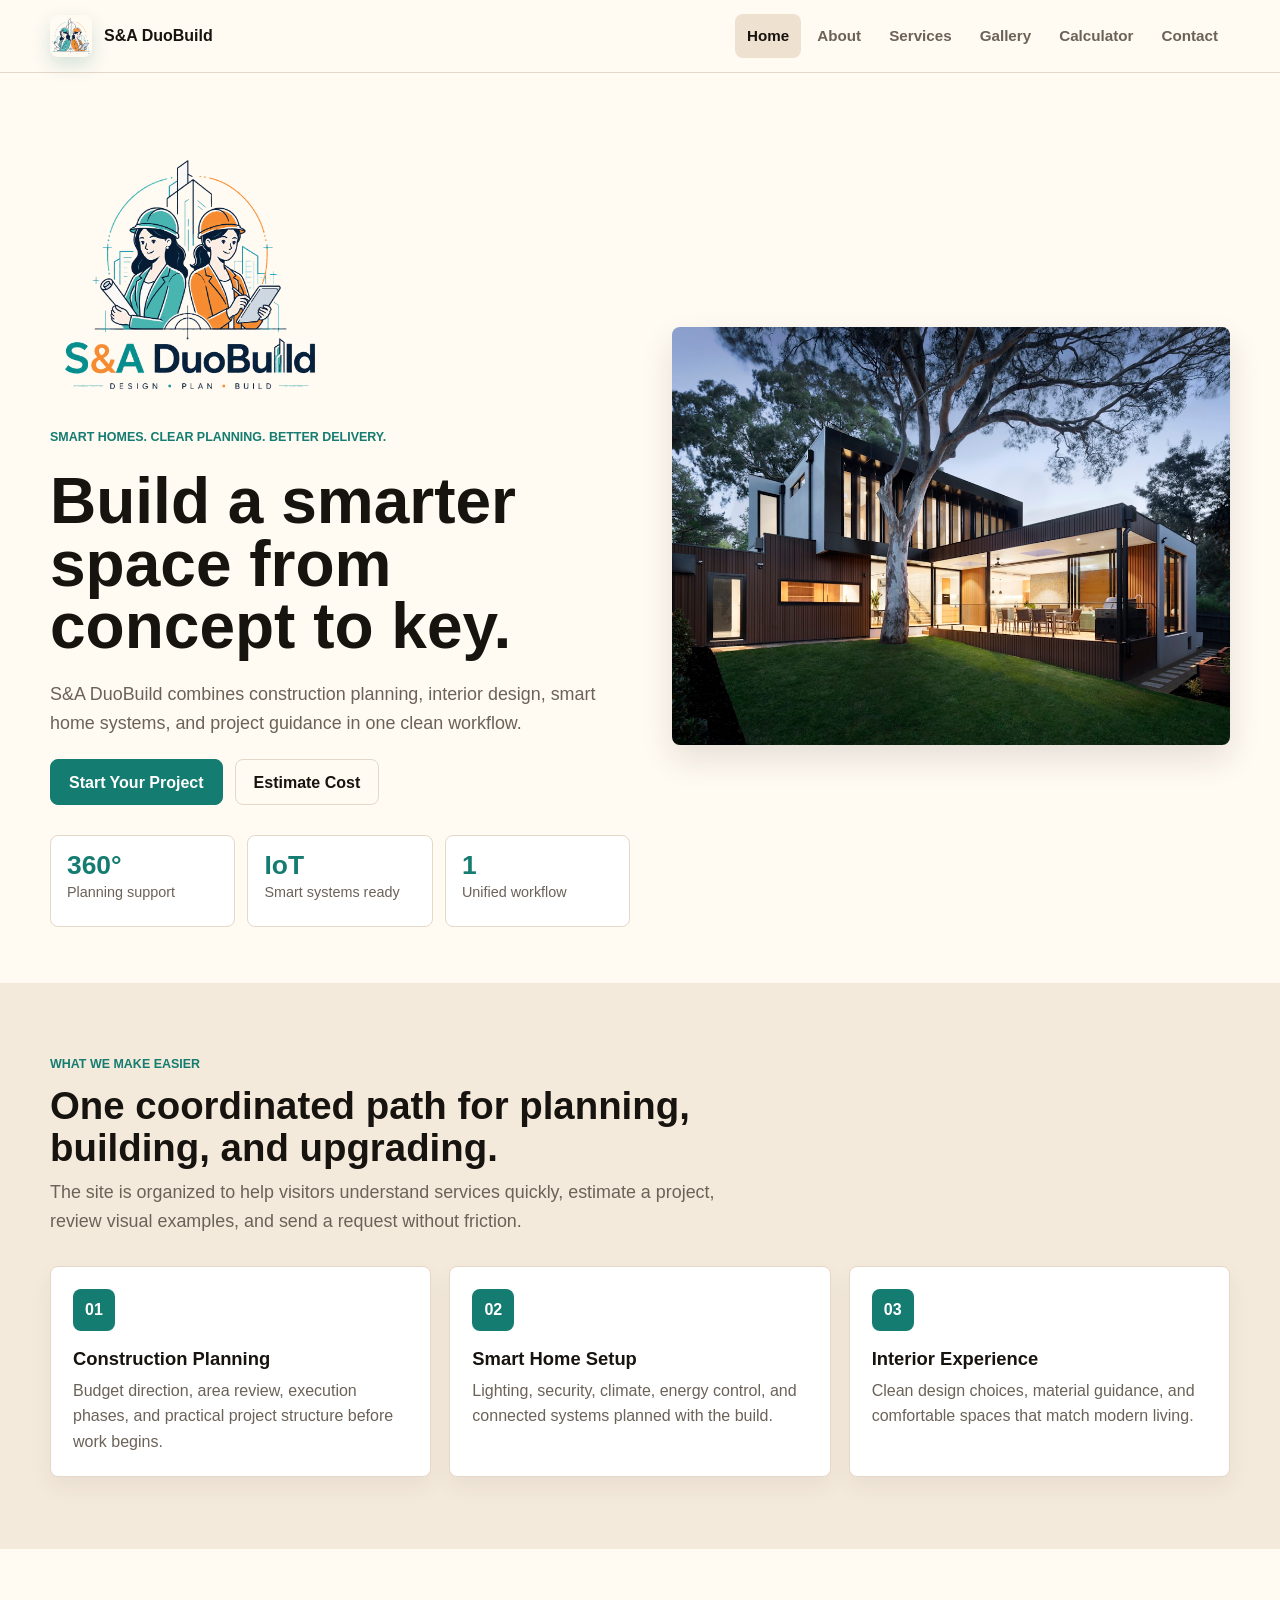
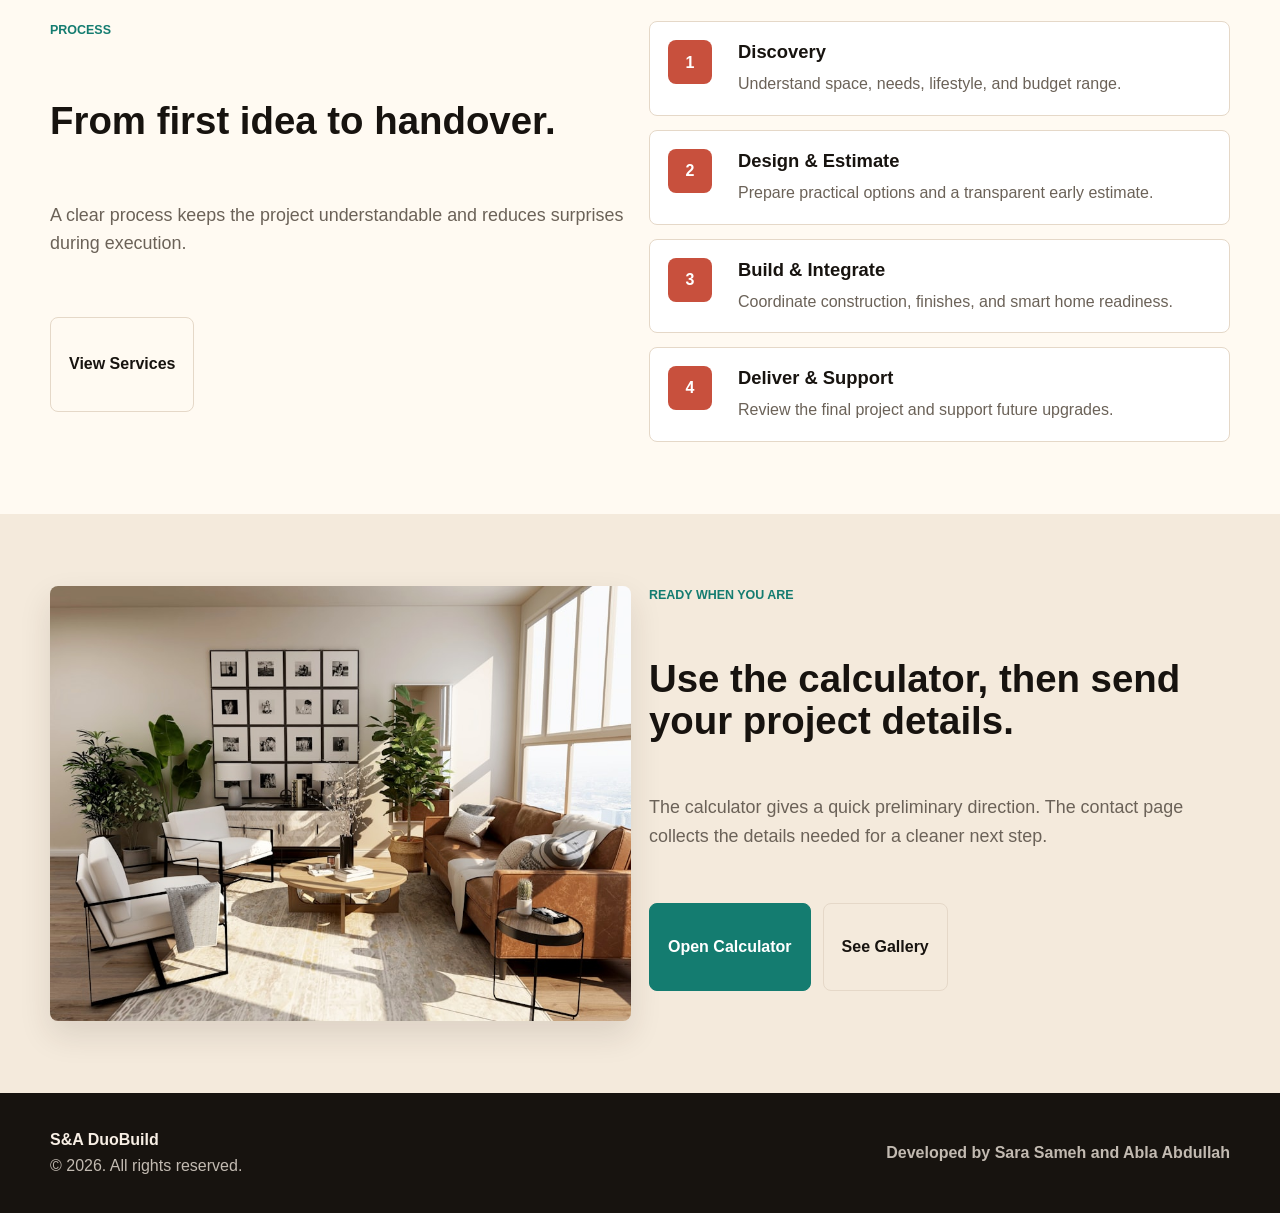
<file: index.html>
<!DOCTYPE html>
<html lang="en">
<head>
  <!-- إعدادات الصفحة الرئيسية وربط الثيم واللوقو وأيقونة التبويب -->
  <meta charset="UTF-8">
  <meta name="viewport" content="width=device-width, initial-scale=1.0">
  <meta name="description" content="S&A DuoBuild delivers smart construction, interior design, and connected home planning from concept to key.">
  <title>S&A DuoBuild | Smart Construction</title>
  <link rel="icon" type="image/png" href="assets/favicon.png">
  <link rel="stylesheet" href="style.css">
  <script src="script.js" defer></script>
</head>
<body>
  <!-- الهيدر الموحد لكل الموقع -->
  <header class="site-header">
    <nav class="site-nav container" aria-label="Main navigation">
      <a href="index.html" class="brand" aria-label="S&A DuoBuild home">
        <img src="assets/logo-mark.png" alt="S&A DuoBuild logo" class="brand-logo">
        <span>S&A DuoBuild</span>
      </a>
      <button class="nav-toggle" type="button" aria-label="Toggle navigation" aria-expanded="false" data-nav-toggle>☰</button>
      <div class="nav-links" data-nav-links>
        <a href="index.html" class="active">Home</a>
        <a href="about.html">About</a>
        <a href="services.html">Services</a>
        <a href="gallery.html">Gallery</a>
        <a href="Calculator.html">Calculator</a>
        <a href="contact.html">Contact</a>
      </div>
    </nav>
  </header>

  <main>
    <!-- قسم البداية: رسالة الموقع الأساسية مع صورة حقيقية للمشروع -->
    <section class="hero">
      <div class="container hero-grid">
        <div class="hero-copy reveal">
          <img src="assets/logo-full.png" alt="S&A DuoBuild full logo" class="hero-logo">
          <span class="eyebrow">Smart homes. Clear planning. Better delivery.</span>
          <h1>Build a smarter space from concept to key.</h1>
          <p class="lead">S&A DuoBuild combines construction planning, interior design, smart home systems, and project guidance in one clean workflow.</p>
          <div class="actions">
            <a class="btn" href="contact.html">Start Your Project</a>
            <a class="btn secondary" href="Calculator.html">Estimate Cost</a>
          </div>
          <div class="quick-stats" aria-label="Project highlights">
            <div class="stat"><strong>360°</strong><span>Planning support</span></div>
            <div class="stat"><strong>IoT</strong><span>Smart systems ready</span></div>
            <div class="stat"><strong>1</strong><span>Unified workflow</span></div>
          </div>
        </div>
        <div class="hero-media reveal">
          <img src="amoga.jpeg" alt="Modern smart home interior">
        </div>
      </div>
    </section>

    <!-- قسم يشرح القيمة الأساسية للموقع -->
    <section class="section section-alt">
      <div class="container">
        <div class="section-head reveal">
          <span class="eyebrow">What we make easier</span>
          <h2>One coordinated path for planning, building, and upgrading.</h2>
          <p class="lead">The site is organized to help visitors understand services quickly, estimate a project, review visual examples, and send a request without friction.</p>
        </div>
        <div class="grid three">
          <article class="card reveal">
            <span class="card-icon">01</span>
            <h3>Construction Planning</h3>
            <p>Budget direction, area review, execution phases, and practical project structure before work begins.</p>
          </article>
          <article class="card reveal">
            <span class="card-icon">02</span>
            <h3>Smart Home Setup</h3>
            <p>Lighting, security, climate, energy control, and connected systems planned with the build.</p>
          </article>
          <article class="card reveal">
            <span class="card-icon">03</span>
            <h3>Interior Experience</h3>
            <p>Clean design choices, material guidance, and comfortable spaces that match modern living.</p>
          </article>
        </div>
      </div>
    </section>

    <!-- قسم خطوات العمل -->
    <section class="section">
      <div class="container grid two">
        <div class="section-head reveal">
          <span class="eyebrow">Process</span>
          <h2>From first idea to handover.</h2>
          <p class="lead">A clear process keeps the project understandable and reduces surprises during execution.</p>
          <div class="actions">
            <a class="btn secondary" href="services.html">View Services</a>
          </div>
        </div>
        <div class="timeline reveal">
          <div class="timeline-item"><div><h3>Discovery</h3><p>Understand space, needs, lifestyle, and budget range.</p></div></div>
          <div class="timeline-item"><div><h3>Design & Estimate</h3><p>Prepare practical options and a transparent early estimate.</p></div></div>
          <div class="timeline-item"><div><h3>Build & Integrate</h3><p>Coordinate construction, finishes, and smart home readiness.</p></div></div>
          <div class="timeline-item"><div><h3>Deliver & Support</h3><p>Review the final project and support future upgrades.</p></div></div>
        </div>
      </div>
    </section>

    <!-- قسم دعوة نهائي للتواصل -->
    <section class="section section-alt">
      <div class="container grid two">
        <div class="feature-image reveal">
          <img src="3.jpg" alt="Elegant interior design detail">
        </div>
        <div class="section-head reveal">
          <span class="eyebrow">Ready when you are</span>
          <h2>Use the calculator, then send your project details.</h2>
          <p class="lead">The calculator gives a quick preliminary direction. The contact page collects the details needed for a cleaner next step.</p>
          <div class="actions">
            <a class="btn" href="Calculator.html">Open Calculator</a>
            <a class="btn secondary" href="gallery.html">See Gallery</a>
          </div>
        </div>
      </div>
    </section>
  </main>

  <!-- الفوتر الموحد وحقوق الملكية -->
  <footer class="site-footer">
    <div class="container footer-grid">
      <div>
        <strong>S&A DuoBuild</strong>
        <p>&copy; 2026. All rights reserved.</p>
      </div>
      <p class="developer-credit">Developed by Sara Sameh and Abla Abdullah</p>
    </div>
  </footer>
</body>
</html>
</file>
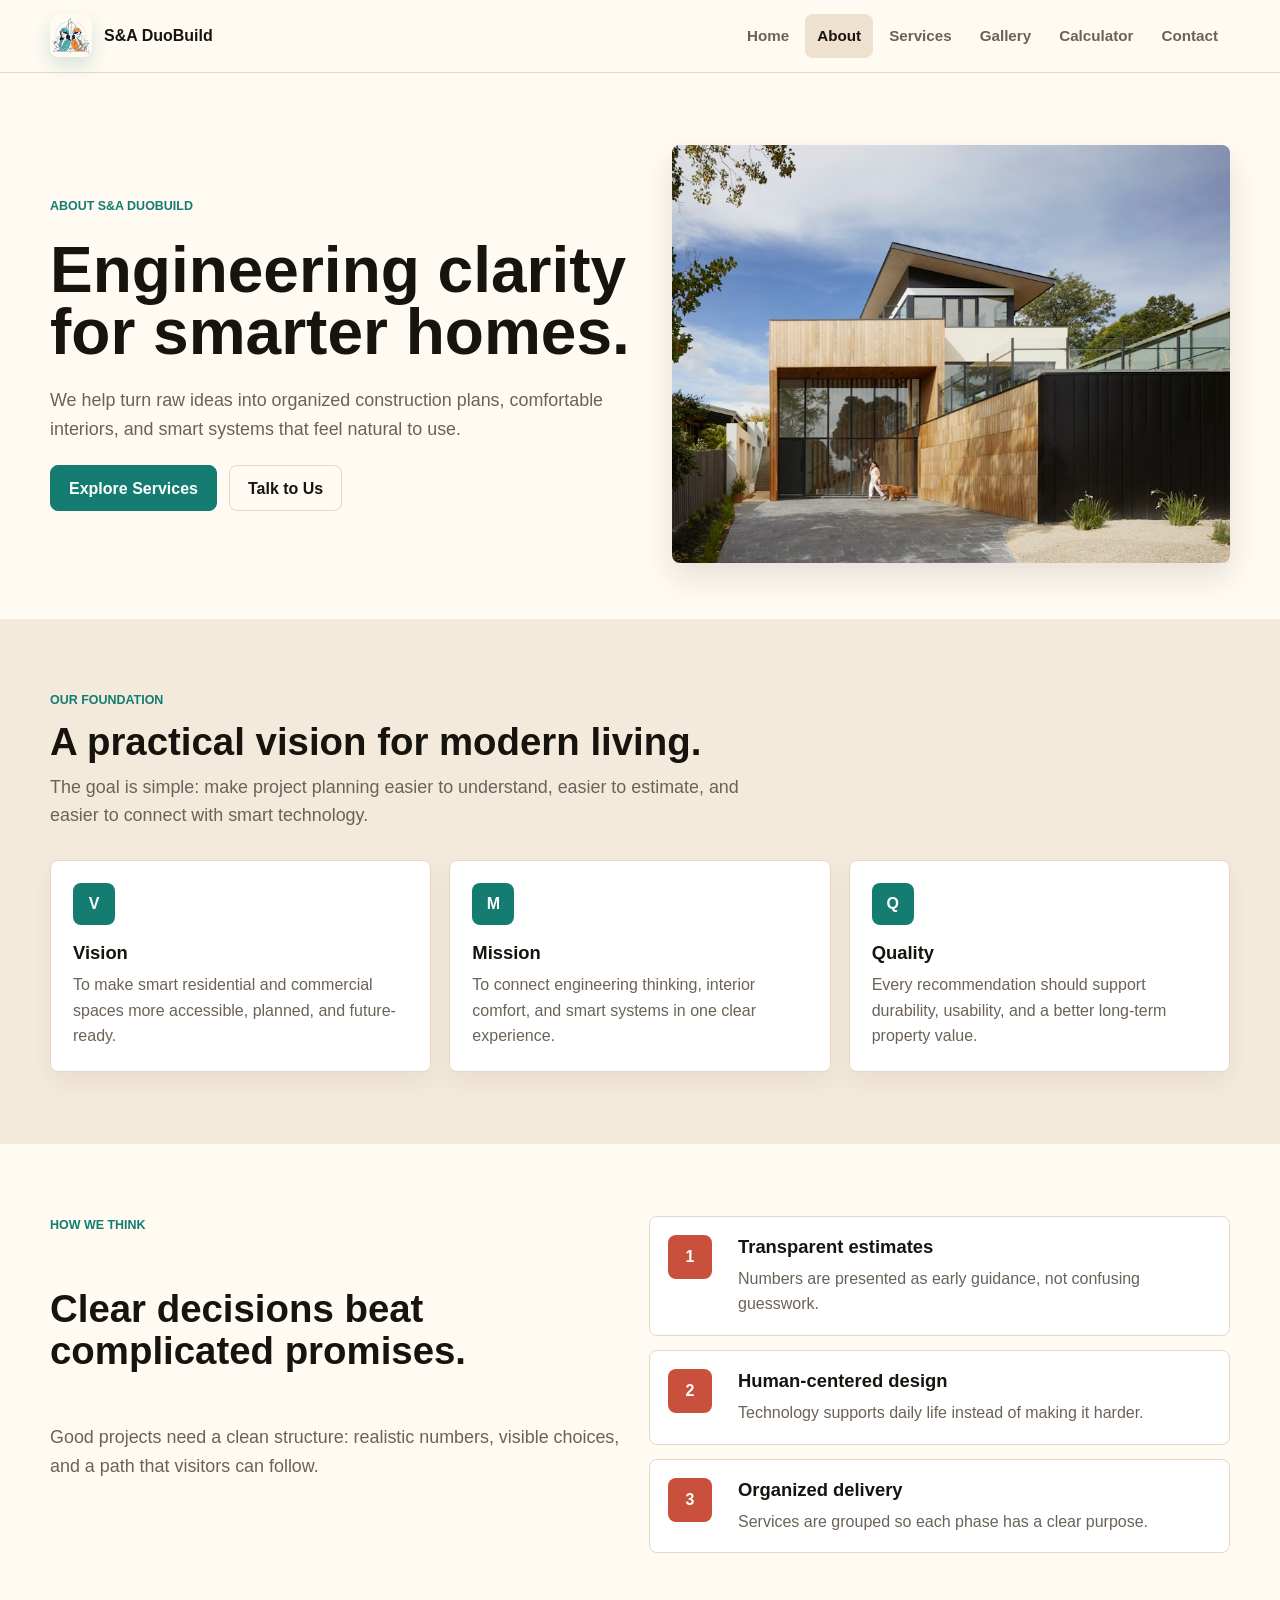
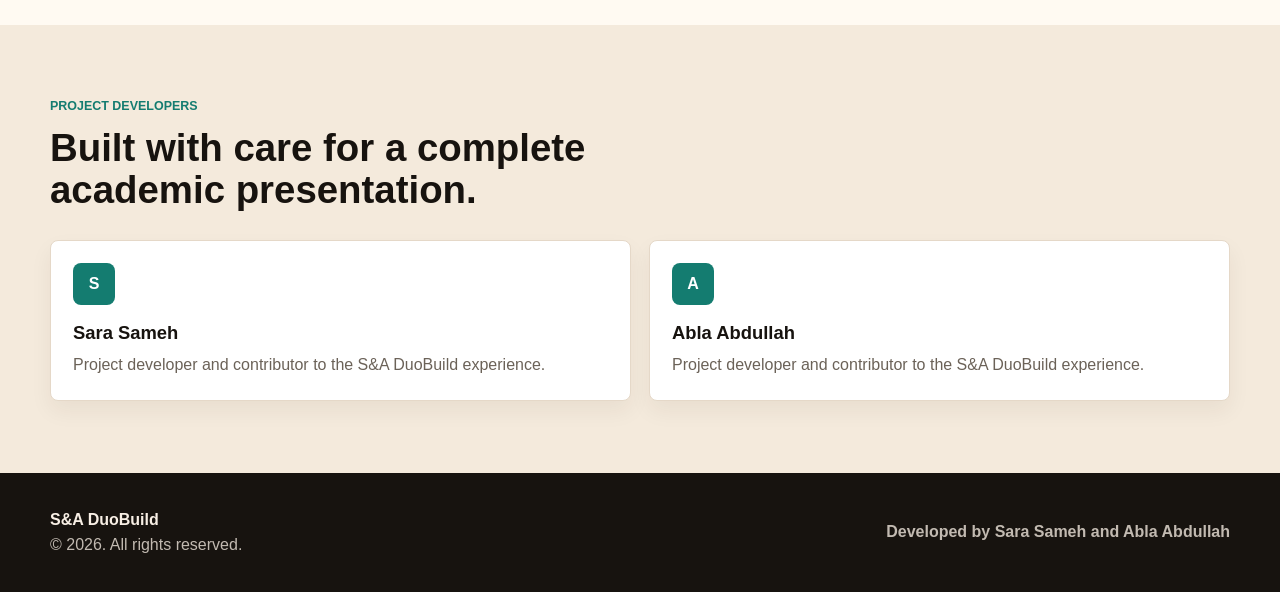
<file: about.html>
<!DOCTYPE html>
<html lang="en">
<head>
  <!-- إعدادات صفحة من نحن وربط الثيم واللوقو -->
  <meta charset="UTF-8">
  <meta name="viewport" content="width=device-width, initial-scale=1.0">
  <meta name="description" content="Learn about S&A DuoBuild vision, values, and smart construction process.">
  <title>S&A DuoBuild | About</title>
  <link rel="icon" type="image/png" href="assets/favicon.png">
  <link rel="stylesheet" href="style.css">
  <script src="script.js" defer></script>
</head>
<body>
  <!-- الهيدر الموحد لكل الموقع -->
  <header class="site-header">
    <nav class="site-nav container" aria-label="Main navigation">
      <a href="index.html" class="brand" aria-label="S&A DuoBuild home">
        <img src="assets/logo-mark.png" alt="S&A DuoBuild logo" class="brand-logo">
        <span>S&A DuoBuild</span>
      </a>
      <button class="nav-toggle" type="button" aria-label="Toggle navigation" aria-expanded="false" data-nav-toggle>☰</button>
      <div class="nav-links" data-nav-links>
        <a href="index.html">Home</a>
        <a href="about.html" class="active">About</a>
        <a href="services.html">Services</a>
        <a href="gallery.html">Gallery</a>
        <a href="Calculator.html">Calculator</a>
        <a href="contact.html">Contact</a>
      </div>
    </nav>
  </header>

  <main>
    <!-- مقدمة صفحة من نحن -->
    <section class="hero">
      <div class="container hero-grid">
        <div class="hero-copy reveal">
          <span class="eyebrow">About S&A DuoBuild</span>
          <h1>Engineering clarity for smarter homes.</h1>
          <p class="lead">We help turn raw ideas into organized construction plans, comfortable interiors, and smart systems that feel natural to use.</p>
          <div class="actions">
            <a class="btn" href="services.html">Explore Services</a>
            <a class="btn secondary" href="contact.html">Talk to Us</a>
          </div>
        </div>
        <div class="hero-media reveal">
          <img src="2.jpg" alt="Contemporary smart home exterior">
        </div>
      </div>
    </section>

    <!-- الرؤية والرسالة والقيم -->
    <section class="section section-alt">
      <div class="container">
        <div class="section-head reveal">
          <span class="eyebrow">Our foundation</span>
          <h2>A practical vision for modern living.</h2>
          <p class="lead">The goal is simple: make project planning easier to understand, easier to estimate, and easier to connect with smart technology.</p>
        </div>
        <div class="grid three">
          <article class="card reveal">
            <span class="card-icon">V</span>
            <h3>Vision</h3>
            <p>To make smart residential and commercial spaces more accessible, planned, and future-ready.</p>
          </article>
          <article class="card reveal">
            <span class="card-icon">M</span>
            <h3>Mission</h3>
            <p>To connect engineering thinking, interior comfort, and smart systems in one clear experience.</p>
          </article>
          <article class="card reveal">
            <span class="card-icon">Q</span>
            <h3>Quality</h3>
            <p>Every recommendation should support durability, usability, and a better long-term property value.</p>
          </article>
        </div>
      </div>
    </section>

    <!-- القيم العملية للمشروع -->
    <section class="section">
      <div class="container grid two">
        <div class="section-head reveal">
          <span class="eyebrow">How we think</span>
          <h2>Clear decisions beat complicated promises.</h2>
          <p class="lead">Good projects need a clean structure: realistic numbers, visible choices, and a path that visitors can follow.</p>
        </div>
        <div class="timeline reveal">
          <div class="timeline-item"><div><h3>Transparent estimates</h3><p>Numbers are presented as early guidance, not confusing guesswork.</p></div></div>
          <div class="timeline-item"><div><h3>Human-centered design</h3><p>Technology supports daily life instead of making it harder.</p></div></div>
          <div class="timeline-item"><div><h3>Organized delivery</h3><p>Services are grouped so each phase has a clear purpose.</p></div></div>
        </div>
      </div>
    </section>

    <!-- أسماء المطورين -->
    <section class="section section-alt">
      <div class="container">
        <div class="section-head reveal">
          <span class="eyebrow">Project developers</span>
          <h2>Built with care for a complete academic presentation.</h2>
        </div>
        <div class="grid two">
          <article class="card reveal">
            <span class="card-icon">S</span>
            <h3>Sara Sameh</h3>
            <p>Project developer and contributor to the S&A DuoBuild experience.</p>
          </article>
          <article class="card reveal">
            <span class="card-icon">A</span>
            <h3>Abla Abdullah</h3>
            <p>Project developer and contributor to the S&A DuoBuild experience.</p>
          </article>
        </div>
      </div>
    </section>
  </main>

  <!-- الفوتر الموحد وحقوق الملكية -->
  <footer class="site-footer">
    <div class="container footer-grid">
      <div>
        <strong>S&A DuoBuild</strong>
        <p>&copy; 2026. All rights reserved.</p>
      </div>
      <p class="developer-credit">Developed by Sara Sameh and Abla Abdullah</p>
    </div>
  </footer>
</body>
</html>
</file>
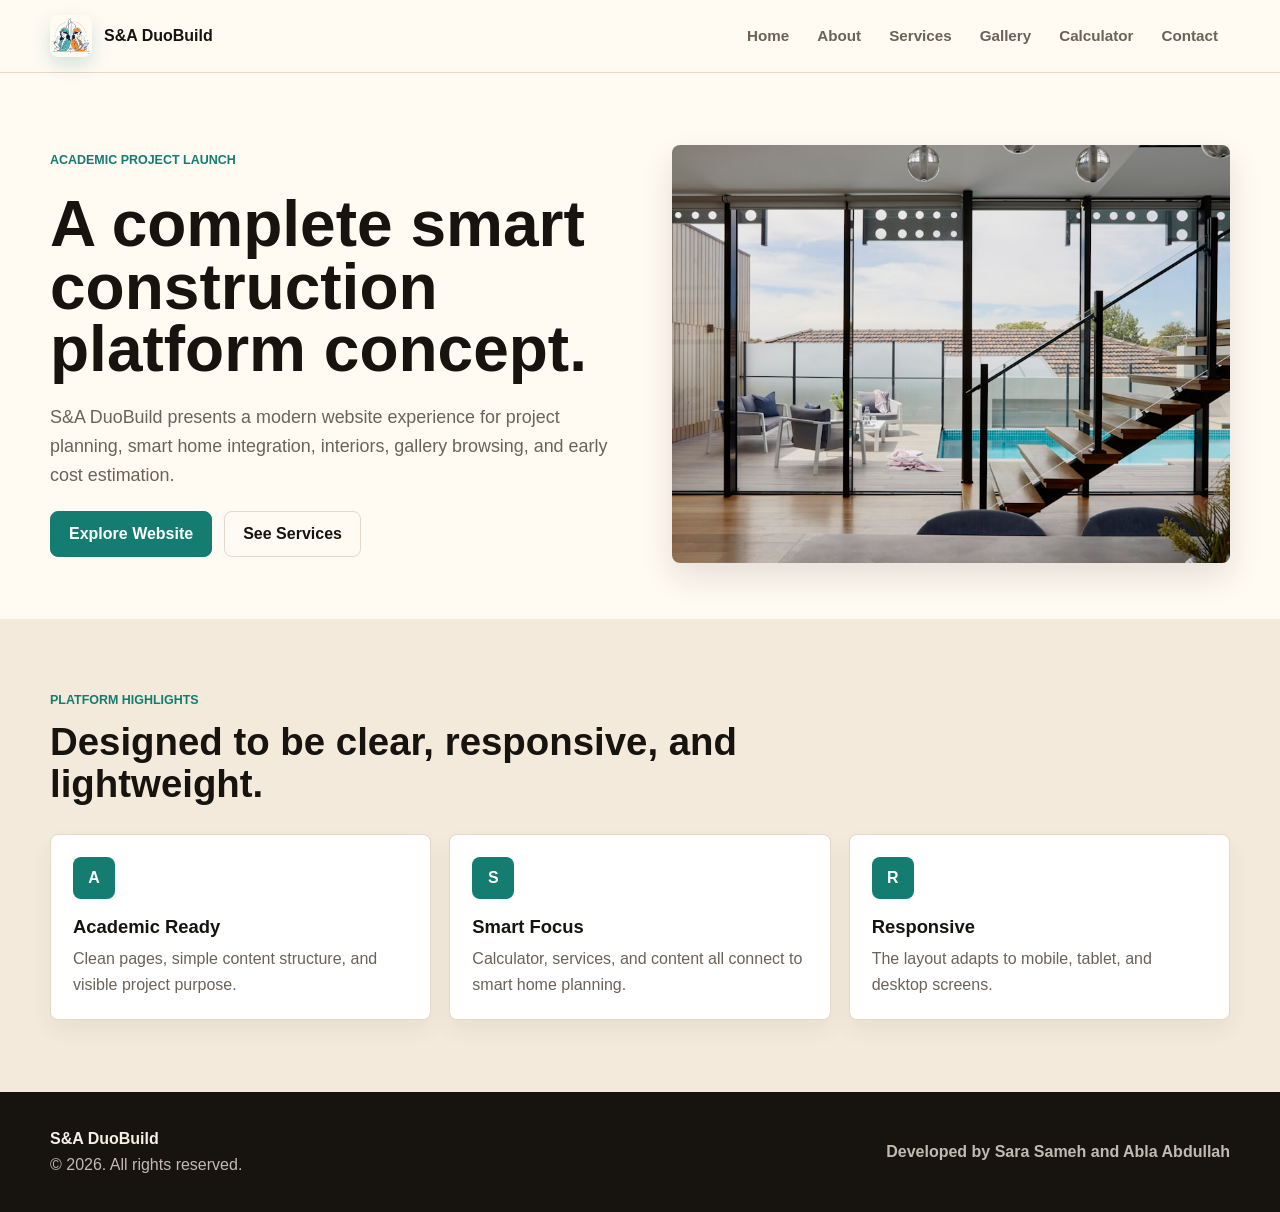
<file: Advertisement.html>
<!DOCTYPE html>
<html lang="en">
<head>
  <!-- إعدادات صفحة الإعلان وربط الثيم واللوقو -->
  <meta charset="UTF-8">
  <meta name="viewport" content="width=device-width, initial-scale=1.0">
  <meta name="description" content="S&A DuoBuild academic platform launch page.">
  <title>S&A DuoBuild | Platform Launch</title>
  <link rel="icon" type="image/png" href="assets/favicon.png">
  <link rel="stylesheet" href="style.css">
  <script src="script.js" defer></script>
</head>
<body>
  <!-- الهيدر الموحد لكل الموقع -->
  <header class="site-header">
    <nav class="site-nav container" aria-label="Main navigation">
      <a href="index.html" class="brand" aria-label="S&A DuoBuild home">
        <img src="assets/logo-mark.png" alt="S&A DuoBuild logo" class="brand-logo">
        <span>S&A DuoBuild</span>
      </a>
      <button class="nav-toggle" type="button" aria-label="Toggle navigation" aria-expanded="false" data-nav-toggle>☰</button>
      <div class="nav-links" data-nav-links>
        <a href="index.html">Home</a>
        <a href="about.html">About</a>
        <a href="services.html">Services</a>
        <a href="gallery.html">Gallery</a>
        <a href="Calculator.html">Calculator</a>
        <a href="contact.html">Contact</a>
      </div>
    </nav>
  </header>

  <main>
    <!-- صفحة الإعلان الأكاديمي للمشروع -->
    <section class="hero">
      <div class="container hero-grid">
        <div class="hero-copy reveal">
          <span class="eyebrow">Academic project launch</span>
          <h1>A complete smart construction platform concept.</h1>
          <p class="lead">S&A DuoBuild presents a modern website experience for project planning, smart home integration, interiors, gallery browsing, and early cost estimation.</p>
          <div class="actions">
            <a class="btn" href="index.html">Explore Website</a>
            <a class="btn secondary" href="services.html">See Services</a>
          </div>
        </div>
        <div class="hero-media reveal">
          <img src="5.jpg" alt="Contemporary smart building concept">
        </div>
      </div>
    </section>

    <!-- نقاط الإعلان الرئيسية -->
    <section class="section section-alt">
      <div class="container">
        <div class="section-head reveal">
          <span class="eyebrow">Platform highlights</span>
          <h2>Designed to be clear, responsive, and lightweight.</h2>
        </div>
        <div class="grid three">
          <article class="card reveal"><span class="card-icon">A</span><h3>Academic Ready</h3><p>Clean pages, simple content structure, and visible project purpose.</p></article>
          <article class="card reveal"><span class="card-icon">S</span><h3>Smart Focus</h3><p>Calculator, services, and content all connect to smart home planning.</p></article>
          <article class="card reveal"><span class="card-icon">R</span><h3>Responsive</h3><p>The layout adapts to mobile, tablet, and desktop screens.</p></article>
        </div>
      </div>
    </section>
  </main>

  <!-- الفوتر الموحد وحقوق الملكية -->
  <footer class="site-footer">
    <div class="container footer-grid">
      <div>
        <strong>S&A DuoBuild</strong>
        <p>&copy; 2026. All rights reserved.</p>
      </div>
      <p class="developer-credit">Developed by Sara Sameh and Abla Abdullah</p>
    </div>
  </footer>
</body>
</html>
</file>
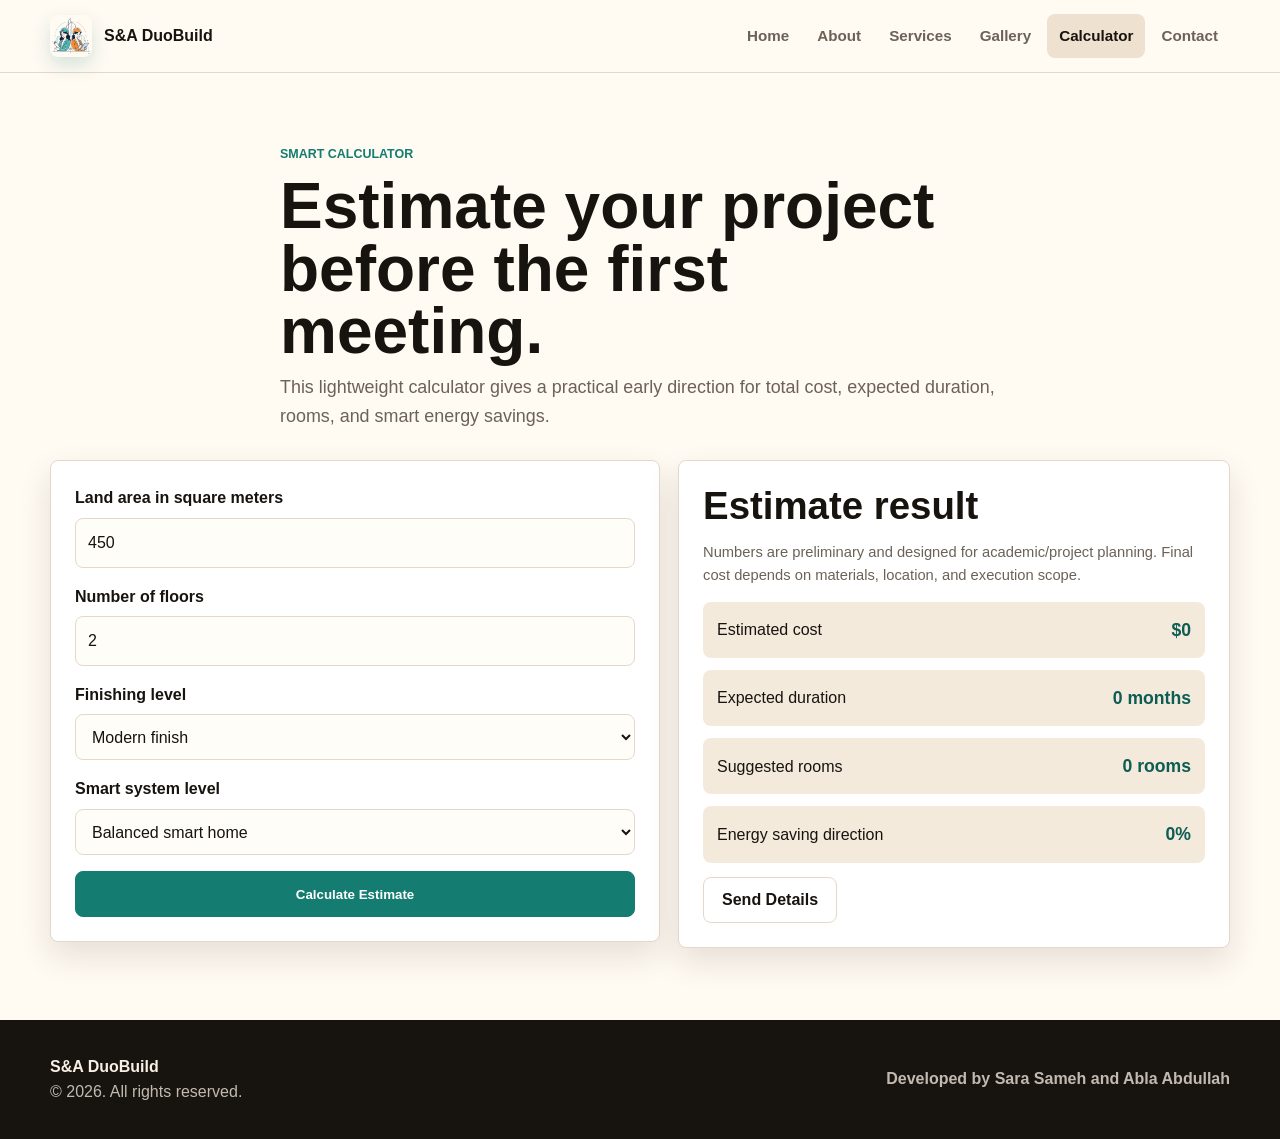
<file: Calculator.html>
<!DOCTYPE html>
<html lang="en">
<head>
  <!-- إعدادات صفحة الحاسبة وربط الثيم واللوقو -->
  <meta charset="UTF-8">
  <meta name="viewport" content="width=device-width, initial-scale=1.0">
  <meta name="description" content="Use the S&A DuoBuild smart calculator to estimate project cost, rooms, time, and energy savings.">
  <title>S&A DuoBuild | Smart Calculator</title>
  <link rel="icon" type="image/png" href="assets/favicon.png">
  <link rel="stylesheet" href="style.css">
  <script src="script.js" defer></script>
</head>
<body>
  <!-- الهيدر الموحد لكل الموقع -->
  <header class="site-header">
    <nav class="site-nav container" aria-label="Main navigation">
      <a href="index.html" class="brand" aria-label="S&A DuoBuild home">
        <img src="assets/logo-mark.png" alt="S&A DuoBuild logo" class="brand-logo">
        <span>S&A DuoBuild</span>
      </a>
      <button class="nav-toggle" type="button" aria-label="Toggle navigation" aria-expanded="false" data-nav-toggle>☰</button>
      <div class="nav-links" data-nav-links>
        <a href="index.html">Home</a>
        <a href="about.html">About</a>
        <a href="services.html">Services</a>
        <a href="gallery.html">Gallery</a>
        <a href="Calculator.html" class="active">Calculator</a>
        <a href="contact.html">Contact</a>
      </div>
    </nav>
  </header>

  <main>
    <!-- مقدمة صفحة الحاسبة -->
    <section class="section">
      <div class="container section-head reveal">
        <span class="eyebrow">Smart calculator</span>
        <h1>Estimate your project before the first meeting.</h1>
        <p class="lead">This lightweight calculator gives a practical early direction for total cost, expected duration, rooms, and smart energy savings.</p>
      </div>

      <!-- نموذج الحاسبة والنتائج -->
      <div class="container tool-panel">
        <form class="form-card reveal" data-calculator>
          <div class="form-grid">
            <div class="form-group">
              <label for="area">Land area in square meters</label>
              <input id="area" type="number" min="80" value="450" required>
            </div>
            <div class="form-group">
              <label for="floors">Number of floors</label>
              <input id="floors" type="number" min="1" value="2" required>
            </div>
            <div class="form-group">
              <label for="finishLevel">Finishing level</label>
              <select id="finishLevel">
                <option value="180">Essential finish</option>
                <option value="260" selected>Modern finish</option>
                <option value="360">Premium finish</option>
              </select>
            </div>
            <div class="form-group">
              <label for="smartLevel">Smart system level</label>
              <select id="smartLevel">
                <option value="80">Basic automation</option>
                <option value="140" selected>Balanced smart home</option>
                <option value="220">Advanced smart home</option>
              </select>
            </div>
            <button class="btn" type="submit">Calculate Estimate</button>
          </div>
        </form>

        <aside class="result-card reveal">
          <h2>Estimate result</h2>
          <p class="notice">Numbers are preliminary and designed for academic/project planning. Final cost depends on materials, location, and execution scope.</p>
          <div class="result-box" id="calculatorResult" hidden>
            <div class="result-line"><span>Estimated cost</span><strong id="resultCost">$0</strong></div>
            <div class="result-line"><span>Expected duration</span><strong id="resultTime">0 months</strong></div>
            <div class="result-line"><span>Suggested rooms</span><strong id="resultRooms">0 rooms</strong></div>
            <div class="result-line"><span>Energy saving direction</span><strong id="resultSaving">0%</strong></div>
          </div>
          <div class="actions">
            <a class="btn secondary" href="contact.html">Send Details</a>
          </div>
        </aside>
      </div>
    </section>
  </main>

  <!-- الفوتر الموحد وحقوق الملكية -->
  <footer class="site-footer">
    <div class="container footer-grid">
      <div>
        <strong>S&A DuoBuild</strong>
        <p>&copy; 2026. All rights reserved.</p>
      </div>
      <p class="developer-credit">Developed by Sara Sameh and Abla Abdullah</p>
    </div>
  </footer>
</body>
</html>
</file>
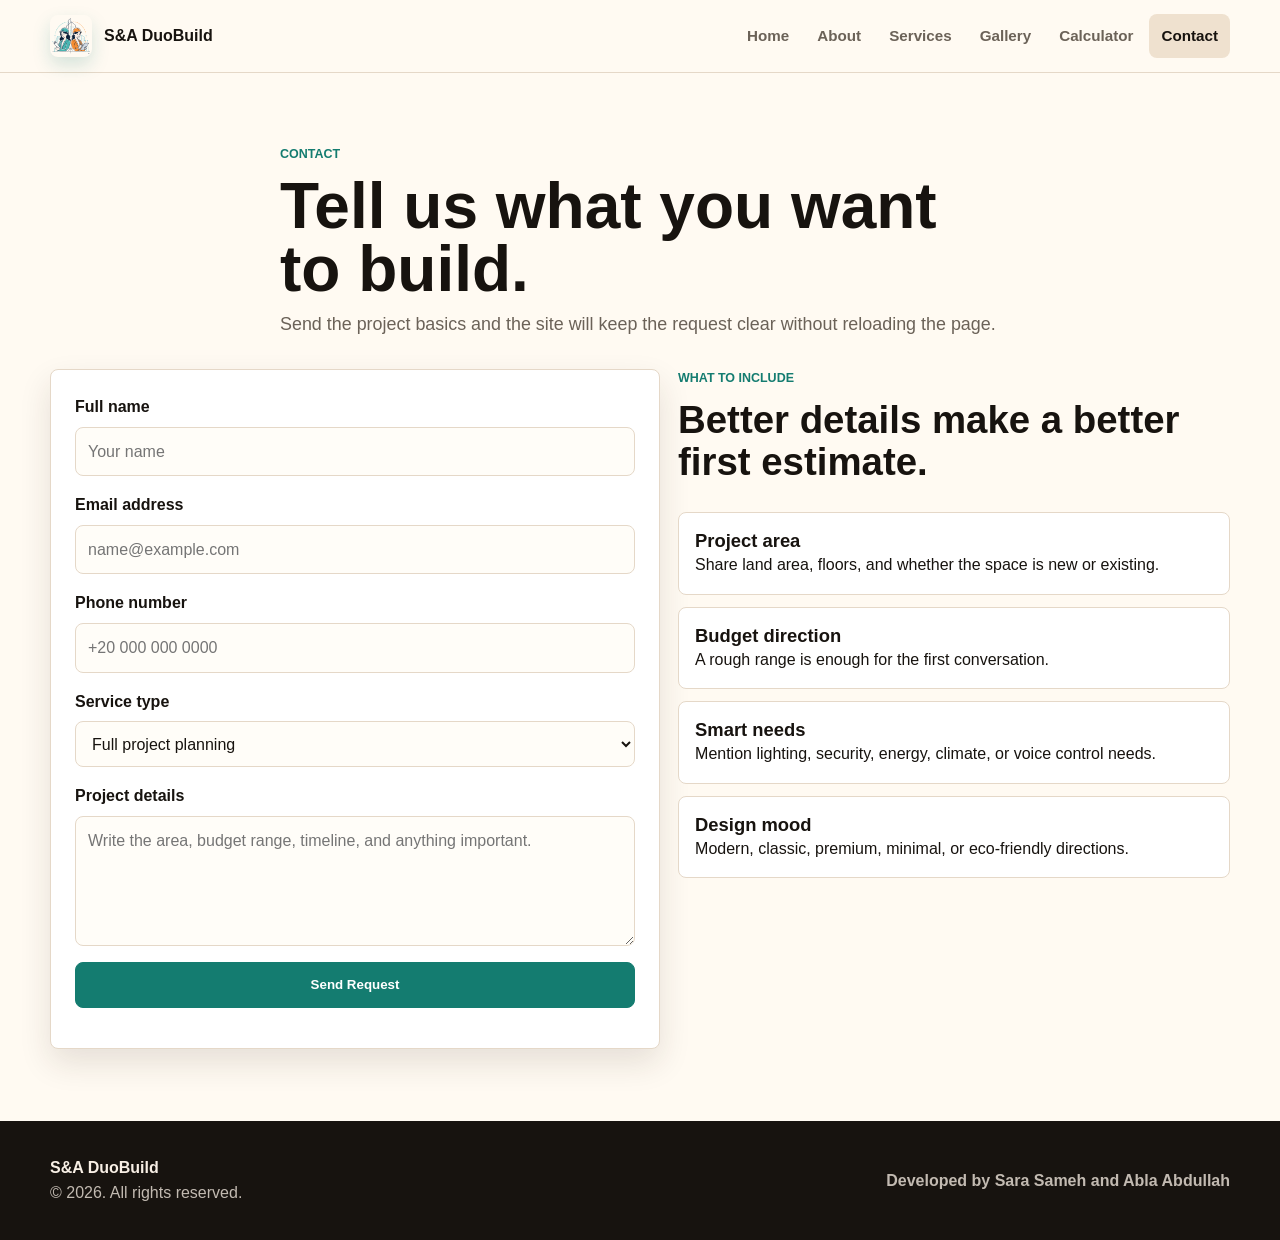
<file: contact.html>
<!DOCTYPE html>
<html lang="en">
<head>
  <!-- إعدادات صفحة التواصل وربط الثيم واللوقو -->
  <meta charset="UTF-8">
  <meta name="viewport" content="width=device-width, initial-scale=1.0">
  <meta name="description" content="Contact S&A DuoBuild to start a smart construction or interior design project.">
  <title>S&A DuoBuild | Contact</title>
  <link rel="icon" type="image/png" href="assets/favicon.png">
  <link rel="stylesheet" href="style.css">
  <script src="script.js" defer></script>
</head>
<body>
  <!-- الهيدر الموحد لكل الموقع -->
  <header class="site-header">
    <nav class="site-nav container" aria-label="Main navigation">
      <a href="index.html" class="brand" aria-label="S&A DuoBuild home">
        <img src="assets/logo-mark.png" alt="S&A DuoBuild logo" class="brand-logo">
        <span>S&A DuoBuild</span>
      </a>
      <button class="nav-toggle" type="button" aria-label="Toggle navigation" aria-expanded="false" data-nav-toggle>☰</button>
      <div class="nav-links" data-nav-links>
        <a href="index.html">Home</a>
        <a href="about.html">About</a>
        <a href="services.html">Services</a>
        <a href="gallery.html">Gallery</a>
        <a href="Calculator.html">Calculator</a>
        <a href="contact.html" class="active">Contact</a>
      </div>
    </nav>
  </header>

  <main>
    <!-- مقدمة صفحة التواصل -->
    <section class="section">
      <div class="container section-head reveal">
        <span class="eyebrow">Contact</span>
        <h1>Tell us what you want to build.</h1>
        <p class="lead">Send the project basics and the site will keep the request clear without reloading the page.</p>
      </div>

      <!-- نموذج التواصل ومعلومات المشروع -->
      <div class="container tool-panel">
        <form class="form-card reveal" data-contact-form>
          <div class="form-grid">
            <div class="form-group">
              <label for="name">Full name</label>
              <input id="name" name="name" type="text" placeholder="Your name" required>
            </div>
            <div class="form-group">
              <label for="email">Email address</label>
              <input id="email" name="email" type="email" placeholder="name@example.com" required>
            </div>
            <div class="form-group">
              <label for="phone">Phone number</label>
              <input id="phone" name="phone" type="tel" placeholder="+20 000 000 0000">
            </div>
            <div class="form-group">
              <label for="service">Service type</label>
              <select id="service" name="service">
                <option>Full project planning</option>
                <option>Smart home setup</option>
                <option>Interior design</option>
                <option>Engineering consultation</option>
              </select>
            </div>
            <div class="form-group">
              <label for="message">Project details</label>
              <textarea id="message" name="message" placeholder="Write the area, budget range, timeline, and anything important."></textarea>
            </div>
            <button class="btn" type="submit">Send Request</button>
            <p class="notice" data-contact-message aria-live="polite"></p>
          </div>
        </form>

        <aside class="reveal">
          <div class="section-head">
            <span class="eyebrow">What to include</span>
            <h2>Better details make a better first estimate.</h2>
          </div>
          <div class="contact-list">
            <div class="contact-item"><h3>Project area</h3><p>Share land area, floors, and whether the space is new or existing.</p></div>
            <div class="contact-item"><h3>Budget direction</h3><p>A rough range is enough for the first conversation.</p></div>
            <div class="contact-item"><h3>Smart needs</h3><p>Mention lighting, security, energy, climate, or voice control needs.</p></div>
            <div class="contact-item"><h3>Design mood</h3><p>Modern, classic, premium, minimal, or eco-friendly directions.</p></div>
          </div>
        </aside>
      </div>
    </section>
  </main>

  <!-- الفوتر الموحد وحقوق الملكية -->
  <footer class="site-footer">
    <div class="container footer-grid">
      <div>
        <strong>S&A DuoBuild</strong>
        <p>&copy; 2026. All rights reserved.</p>
      </div>
      <p class="developer-credit">Developed by Sara Sameh and Abla Abdullah</p>
    </div>
  </footer>
</body>
</html>
</file>
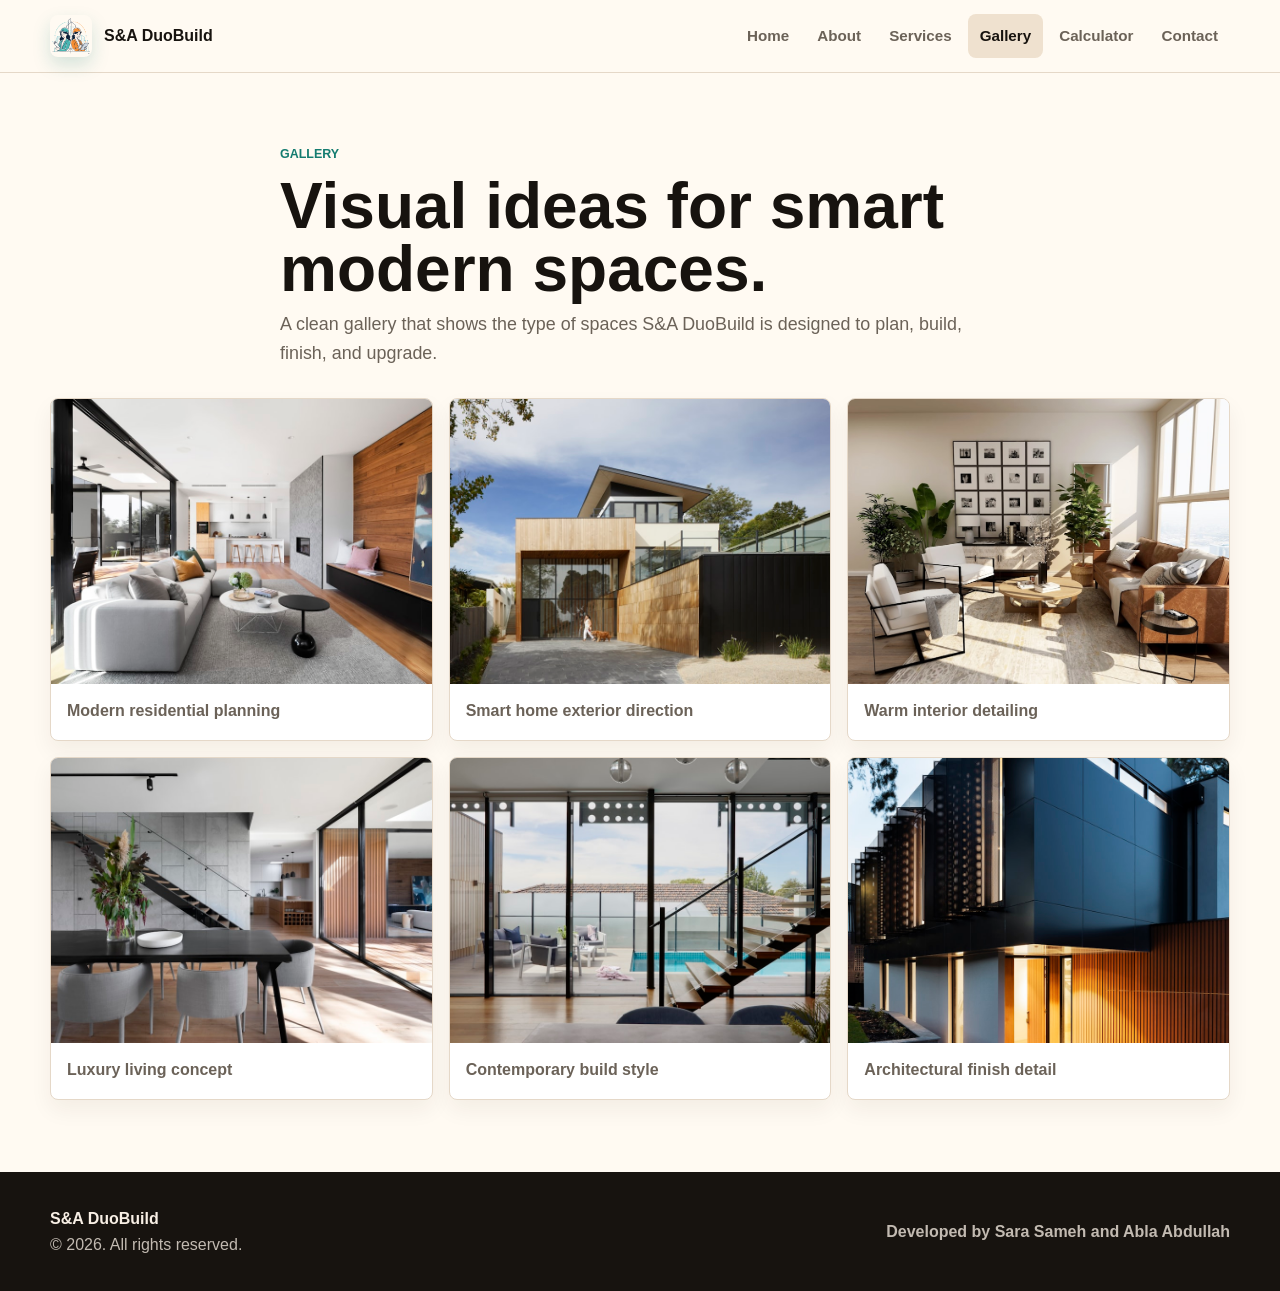
<file: gallery.html>
<!DOCTYPE html>
<html lang="en">
<head>
  <!-- إعدادات صفحة المعرض وربط الثيم واللوقو -->
  <meta charset="UTF-8">
  <meta name="viewport" content="width=device-width, initial-scale=1.0">
  <meta name="description" content="A visual gallery of modern homes, interiors, and smart living inspiration by S&A DuoBuild.">
  <title>S&A DuoBuild | Gallery</title>
  <link rel="icon" type="image/png" href="assets/favicon.png">
  <link rel="stylesheet" href="style.css">
  <script src="script.js" defer></script>
</head>
<body>
  <!-- الهيدر الموحد لكل الموقع -->
  <header class="site-header">
    <nav class="site-nav container" aria-label="Main navigation">
      <a href="index.html" class="brand" aria-label="S&A DuoBuild home">
        <img src="assets/logo-mark.png" alt="S&A DuoBuild logo" class="brand-logo">
        <span>S&A DuoBuild</span>
      </a>
      <button class="nav-toggle" type="button" aria-label="Toggle navigation" aria-expanded="false" data-nav-toggle>☰</button>
      <div class="nav-links" data-nav-links>
        <a href="index.html">Home</a>
        <a href="about.html">About</a>
        <a href="services.html">Services</a>
        <a href="gallery.html" class="active">Gallery</a>
        <a href="Calculator.html">Calculator</a>
        <a href="contact.html">Contact</a>
      </div>
    </nav>
  </header>

  <main>
    <!-- مقدمة صفحة المعرض -->
    <section class="section">
      <div class="container section-head reveal">
        <span class="eyebrow">Gallery</span>
        <h1>Visual ideas for smart modern spaces.</h1>
        <p class="lead">A clean gallery that shows the type of spaces S&A DuoBuild is designed to plan, build, finish, and upgrade.</p>
      </div>
      <div class="container gallery-grid">
        <figure class="gallery-item reveal">
          <img src="1.jpg" alt="Modern residential project">
          <figcaption>Modern residential planning</figcaption>
        </figure>
        <figure class="gallery-item reveal">
          <img src="2.jpg" alt="Smart home exterior">
          <figcaption>Smart home exterior direction</figcaption>
        </figure>
        <figure class="gallery-item reveal">
          <img src="3.jpg" alt="Interior design project">
          <figcaption>Warm interior detailing</figcaption>
        </figure>
        <figure class="gallery-item reveal">
          <img src="4.jpg" alt="Luxury living room">
          <figcaption>Luxury living concept</figcaption>
        </figure>
        <figure class="gallery-item reveal">
          <img src="5.jpg" alt="Contemporary house design">
          <figcaption>Contemporary build style</figcaption>
        </figure>
        <figure class="gallery-item reveal">
          <img src="6.jpg" alt="Architectural project detail">
          <figcaption>Architectural finish detail</figcaption>
        </figure>
      </div>
    </section>
  </main>

  <!-- الفوتر الموحد وحقوق الملكية -->
  <footer class="site-footer">
    <div class="container footer-grid">
      <div>
        <strong>S&A DuoBuild</strong>
        <p>&copy; 2026. All rights reserved.</p>
      </div>
      <p class="developer-credit">Developed by Sara Sameh and Abla Abdullah</p>
    </div>
  </footer>
</body>
</html>
</file>
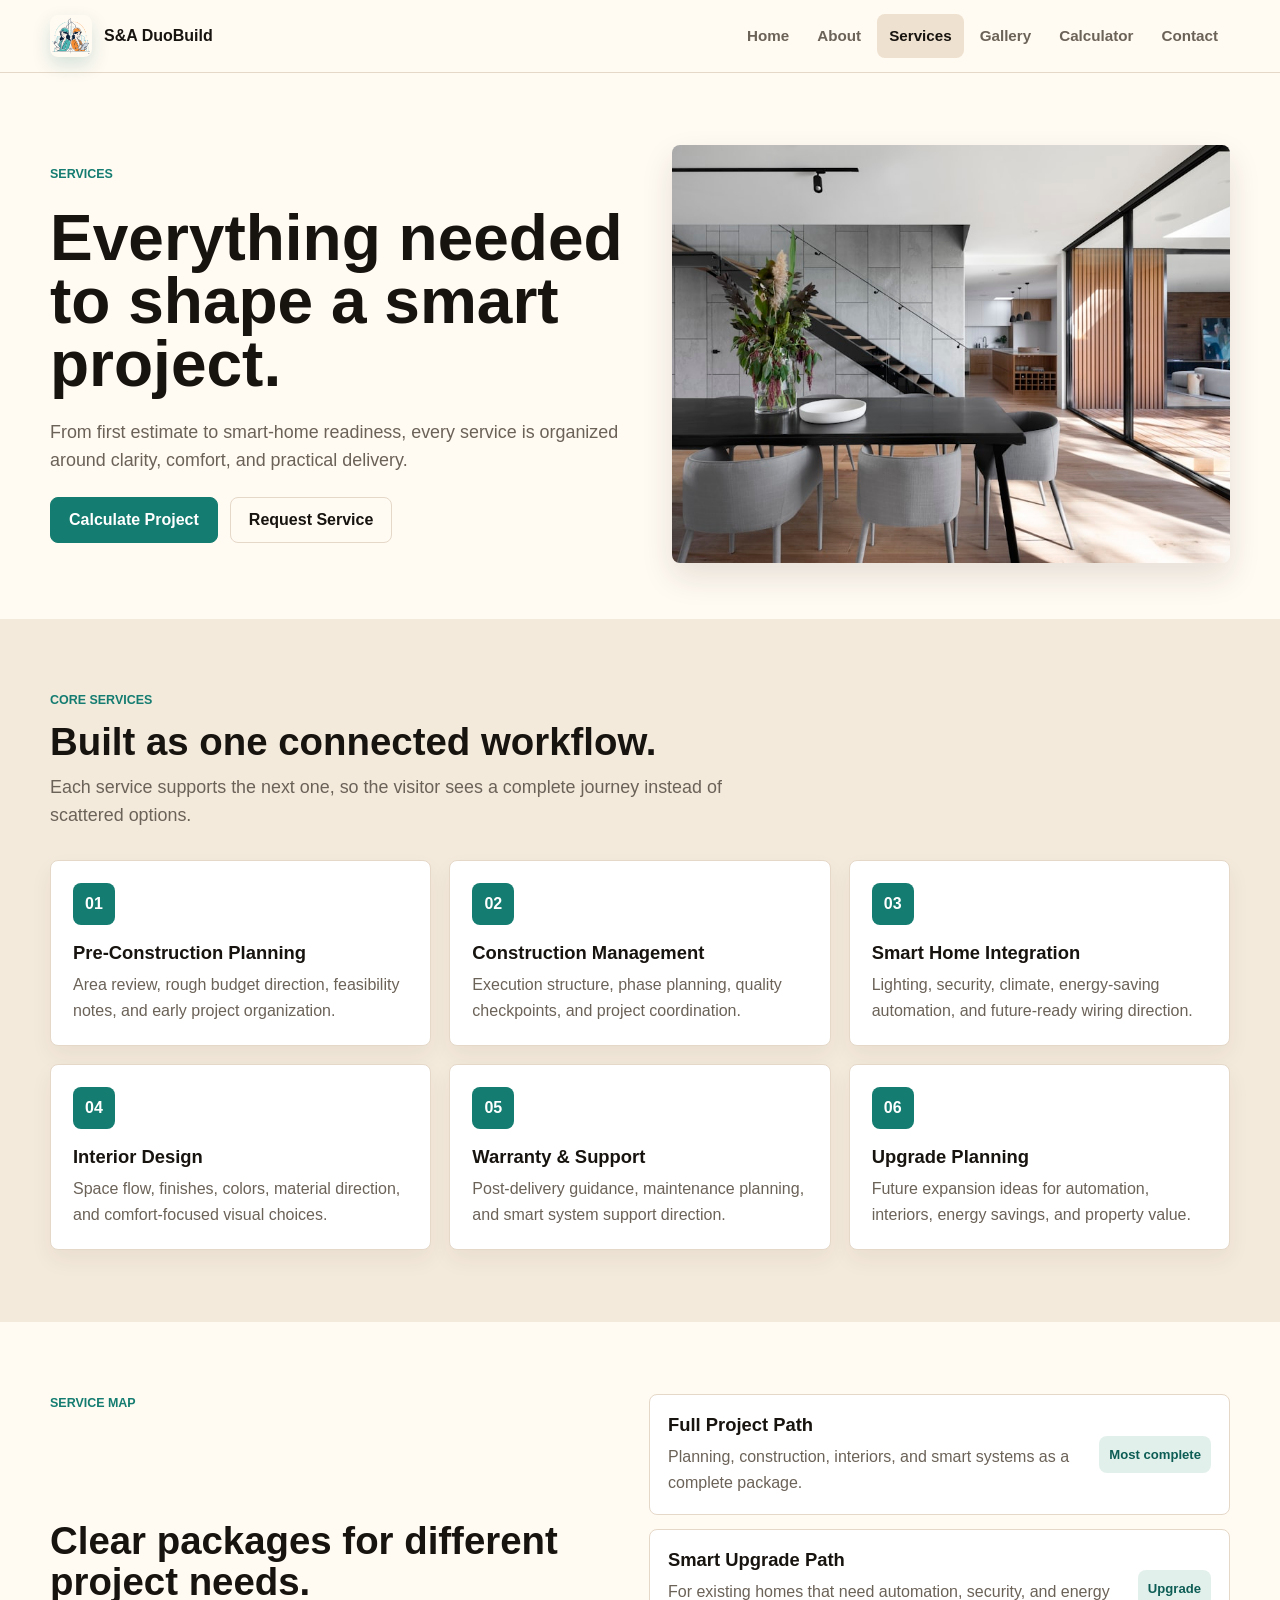
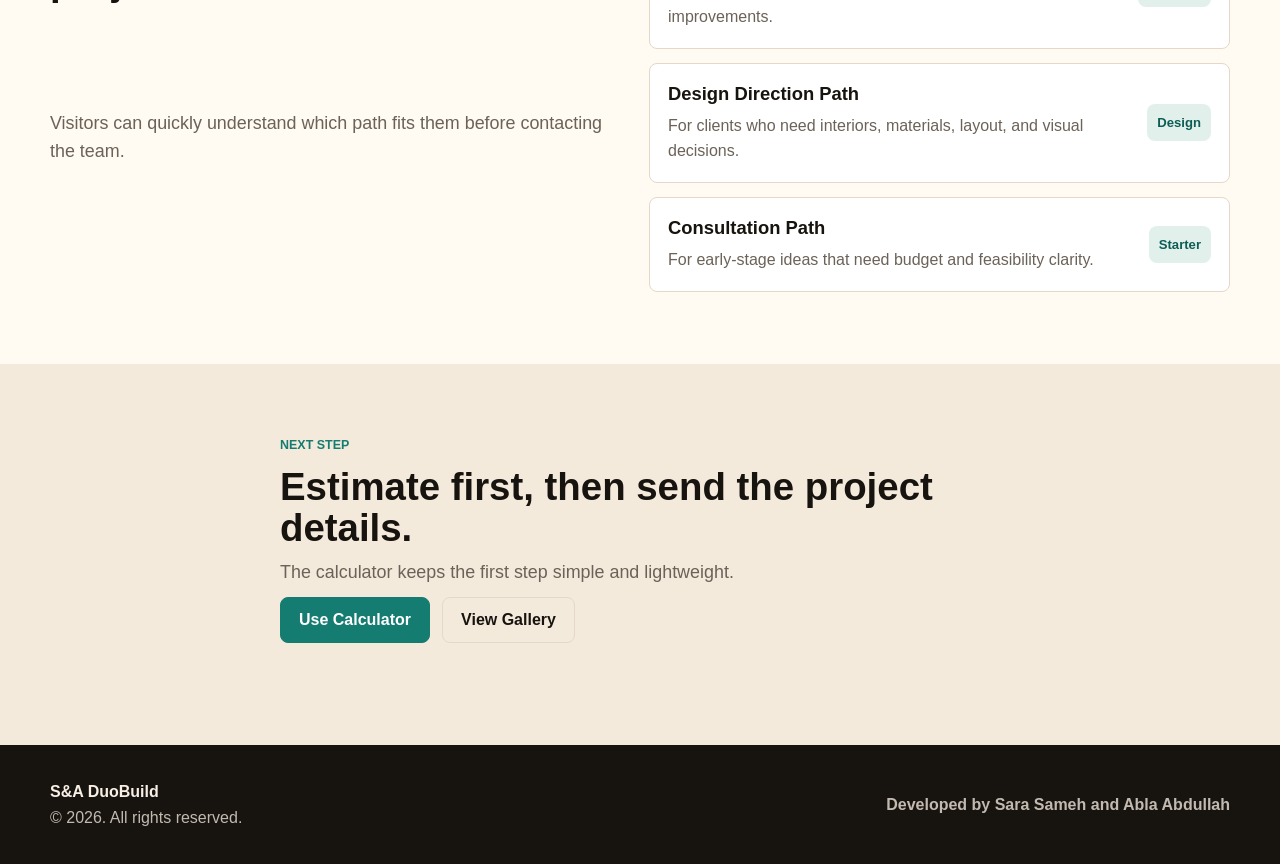
<file: services.html>
<!DOCTYPE html>
<html lang="en">
<head>
  <!-- إعدادات صفحة الخدمات وربط الثيم واللوقو -->
  <meta charset="UTF-8">
  <meta name="viewport" content="width=device-width, initial-scale=1.0">
  <meta name="description" content="Explore S&A DuoBuild services for construction planning, smart home integration, interiors, and after-delivery support.">
  <title>S&A DuoBuild | Services</title>
  <link rel="icon" type="image/png" href="assets/favicon.png">
  <link rel="stylesheet" href="style.css">
  <script src="script.js" defer></script>
</head>
<body>
  <!-- الهيدر الموحد لكل الموقع -->
  <header class="site-header">
    <nav class="site-nav container" aria-label="Main navigation">
      <a href="index.html" class="brand" aria-label="S&A DuoBuild home">
        <img src="assets/logo-mark.png" alt="S&A DuoBuild logo" class="brand-logo">
        <span>S&A DuoBuild</span>
      </a>
      <button class="nav-toggle" type="button" aria-label="Toggle navigation" aria-expanded="false" data-nav-toggle>☰</button>
      <div class="nav-links" data-nav-links>
        <a href="index.html">Home</a>
        <a href="about.html">About</a>
        <a href="services.html" class="active">Services</a>
        <a href="gallery.html">Gallery</a>
        <a href="Calculator.html">Calculator</a>
        <a href="contact.html">Contact</a>
      </div>
    </nav>
  </header>

  <main>
    <!-- مقدمة صفحة الخدمات -->
    <section class="hero">
      <div class="container hero-grid">
        <div class="hero-copy reveal">
          <span class="eyebrow">Services</span>
          <h1>Everything needed to shape a smart project.</h1>
          <p class="lead">From first estimate to smart-home readiness, every service is organized around clarity, comfort, and practical delivery.</p>
          <div class="actions">
            <a class="btn" href="Calculator.html">Calculate Project</a>
            <a class="btn secondary" href="contact.html">Request Service</a>
          </div>
        </div>
        <div class="hero-media reveal">
          <img src="4.jpg" alt="Modern living area with refined design">
        </div>
      </div>
    </section>

    <!-- الخدمات الأساسية في كروت واضحة -->
    <section class="section section-alt">
      <div class="container">
        <div class="section-head reveal">
          <span class="eyebrow">Core services</span>
          <h2>Built as one connected workflow.</h2>
          <p class="lead">Each service supports the next one, so the visitor sees a complete journey instead of scattered options.</p>
        </div>
        <div class="grid three">
          <article class="card reveal">
            <span class="card-icon">01</span>
            <h3>Pre-Construction Planning</h3>
            <p>Area review, rough budget direction, feasibility notes, and early project organization.</p>
          </article>
          <article class="card reveal">
            <span class="card-icon">02</span>
            <h3>Construction Management</h3>
            <p>Execution structure, phase planning, quality checkpoints, and project coordination.</p>
          </article>
          <article class="card reveal">
            <span class="card-icon">03</span>
            <h3>Smart Home Integration</h3>
            <p>Lighting, security, climate, energy-saving automation, and future-ready wiring direction.</p>
          </article>
          <article class="card reveal">
            <span class="card-icon">04</span>
            <h3>Interior Design</h3>
            <p>Space flow, finishes, colors, material direction, and comfort-focused visual choices.</p>
          </article>
          <article class="card reveal">
            <span class="card-icon">05</span>
            <h3>Warranty & Support</h3>
            <p>Post-delivery guidance, maintenance planning, and smart system support direction.</p>
          </article>
          <article class="card reveal">
            <span class="card-icon">06</span>
            <h3>Upgrade Planning</h3>
            <p>Future expansion ideas for automation, interiors, energy savings, and property value.</p>
          </article>
        </div>
      </div>
    </section>

    <!-- قائمة الخدمات التفصيلية -->
    <section class="section">
      <div class="container grid two">
        <div class="section-head reveal">
          <span class="eyebrow">Service map</span>
          <h2>Clear packages for different project needs.</h2>
          <p class="lead">Visitors can quickly understand which path fits them before contacting the team.</p>
        </div>
        <div class="service-list reveal">
          <div class="service-row">
            <div><h3>Full Project Path</h3><p>Planning, construction, interiors, and smart systems as a complete package.</p></div>
            <span class="service-tag">Most complete</span>
          </div>
          <div class="service-row">
            <div><h3>Smart Upgrade Path</h3><p>For existing homes that need automation, security, and energy improvements.</p></div>
            <span class="service-tag">Upgrade</span>
          </div>
          <div class="service-row">
            <div><h3>Design Direction Path</h3><p>For clients who need interiors, materials, layout, and visual decisions.</p></div>
            <span class="service-tag">Design</span>
          </div>
          <div class="service-row">
            <div><h3>Consultation Path</h3><p>For early-stage ideas that need budget and feasibility clarity.</p></div>
            <span class="service-tag">Starter</span>
          </div>
        </div>
      </div>
    </section>

    <!-- دعوة نهائية -->
    <section class="section section-alt">
      <div class="container section-head reveal">
        <span class="eyebrow">Next step</span>
        <h2>Estimate first, then send the project details.</h2>
        <p class="lead">The calculator keeps the first step simple and lightweight.</p>
        <div class="actions">
          <a class="btn" href="Calculator.html">Use Calculator</a>
          <a class="btn secondary" href="gallery.html">View Gallery</a>
        </div>
      </div>
    </section>
  </main>

  <!-- الفوتر الموحد وحقوق الملكية -->
  <footer class="site-footer">
    <div class="container footer-grid">
      <div>
        <strong>S&A DuoBuild</strong>
        <p>&copy; 2026. All rights reserved.</p>
      </div>
      <p class="developer-credit">Developed by Sara Sameh and Abla Abdullah</p>
    </div>
  </footer>
</body>
</html>
</file>
<file: style.css>
/* ملف التنسيق الرئيسي: ثيم موحد وخفيف لكل صفحات S&A DuoBuild */
:root {
  --ink: #17130f;
  --surface: #fffaf2;
  --surface-soft: #f4eadc;
  --panel: #ffffff;
  --muted: #6b6258;
  --line: #e5d8c8;
  --teal: #147c70;
  --teal-dark: #0d5d55;
  --coral: #c8503d;
  --gold: #d59f43;
  --shadow: 0 14px 32px rgba(48, 34, 24, 0.12);
  --radius: 8px;
  --max: 1180px;
  --speed: 180ms ease;
}

* {
  box-sizing: border-box;
}

html {
  scroll-behavior: smooth;
}

body {
  margin: 0;
  font-family: "Segoe UI", Arial, sans-serif;
  color: var(--ink);
  background: var(--surface);
  line-height: 1.6;
}

body.menu-open {
  overflow: hidden;
}

img {
  display: block;
  max-width: 100%;
}

a {
  color: inherit;
}

/* أدوات عامة لتوحيد المسافات والحاويات */
.container {
  width: min(var(--max), calc(100% - 32px));
  margin: 0 auto;
}

.section {
  padding: 72px 0;
}

.section-alt {
  background: var(--surface-soft);
}

.section-head {
  display: grid;
  gap: 10px;
  max-width: 720px;
  margin-bottom: 30px;
}

.eyebrow {
  color: var(--teal);
  font-size: 0.78rem;
  font-weight: 800;
  letter-spacing: 0;
  text-transform: uppercase;
}

h1,
h2,
h3,
p {
  margin: 0;
}

h1 {
  font-size: clamp(2.35rem, 5vw, 5rem);
  line-height: 0.98;
  letter-spacing: 0;
}

h2 {
  font-size: clamp(1.8rem, 3vw, 3rem);
  line-height: 1.08;
  letter-spacing: 0;
}

h3 {
  font-size: 1.15rem;
  line-height: 1.25;
}

.lead {
  color: var(--muted);
  font-size: clamp(1rem, 1.4vw, 1.16rem);
}

/* الهيدر وقائمة التنقل الموحدة */
.site-header {
  position: sticky;
  top: 0;
  z-index: 20;
  background: rgba(255, 250, 242, 0.94);
  border-bottom: 1px solid var(--line);
}

.site-nav {
  min-height: 72px;
  display: flex;
  align-items: center;
  justify-content: space-between;
  gap: 24px;
}

.brand {
  display: inline-flex;
  align-items: center;
  gap: 12px;
  color: var(--ink);
  font-weight: 850;
  text-decoration: none;
  white-space: nowrap;
}

.brand-logo {
  width: 42px;
  height: 42px;
  border-radius: var(--radius);
  object-fit: cover;
  box-shadow: 0 8px 18px rgba(20, 124, 112, 0.18);
}

.nav-links {
  display: flex;
  align-items: center;
  gap: 4px;
}

.nav-links a {
  padding: 10px 12px;
  color: var(--muted);
  font-size: 0.95rem;
  font-weight: 700;
  text-decoration: none;
  border-radius: var(--radius);
  transition: color var(--speed), background var(--speed);
}

.nav-links a:hover,
.nav-links a.active {
  color: var(--ink);
  background: #efe1cf;
}

.nav-toggle {
  display: none;
  width: 42px;
  height: 42px;
  color: var(--ink);
  background: var(--panel);
  border: 1px solid var(--line);
  border-radius: var(--radius);
  font-size: 1.35rem;
  cursor: pointer;
}

/* الأزرار */
.btn {
  display: inline-flex;
  align-items: center;
  justify-content: center;
  min-height: 46px;
  padding: 0 18px;
  color: #ffffff;
  background: var(--teal);
  border: 1px solid var(--teal);
  border-radius: var(--radius);
  font-weight: 800;
  text-decoration: none;
  cursor: pointer;
  transition: transform var(--speed), background var(--speed), border-color var(--speed);
}

.btn:hover {
  background: var(--teal-dark);
  border-color: var(--teal-dark);
  transform: translateY(-2px);
}

.btn.secondary {
  color: var(--ink);
  background: transparent;
  border-color: var(--line);
}

.btn.secondary:hover {
  background: #efe1cf;
}

.actions {
  display: flex;
  gap: 12px;
  flex-wrap: wrap;
}

/* أقسام البداية والصور الرئيسية */
.hero {
  padding: 72px 0 56px;
}

.hero-grid {
  display: grid;
  grid-template-columns: minmax(0, 1.02fr) minmax(300px, 0.98fr);
  align-items: center;
  gap: 42px;
}

.hero-copy {
  display: grid;
  gap: 22px;
}

.hero-logo {
  width: min(280px, 72vw);
  height: auto;
  margin-bottom: 2px;
}

.hero-media {
  position: relative;
}

.hero-media img,
.feature-image img {
  width: 100%;
  aspect-ratio: 4 / 3;
  object-fit: cover;
  border-radius: var(--radius);
  box-shadow: var(--shadow);
}

.quick-stats {
  display: grid;
  grid-template-columns: repeat(3, 1fr);
  gap: 12px;
  margin-top: 8px;
}

.stat {
  min-height: 92px;
  padding: 16px;
  background: var(--panel);
  border: 1px solid var(--line);
  border-radius: var(--radius);
}

.stat strong {
  display: block;
  color: var(--teal);
  font-size: 1.65rem;
  line-height: 1;
}

.stat span {
  color: var(--muted);
  font-size: 0.9rem;
}

/* الكروت والشبكات */
.grid {
  display: grid;
  gap: 18px;
}

.grid.three {
  grid-template-columns: repeat(3, 1fr);
}

.grid.two {
  grid-template-columns: repeat(2, 1fr);
}

.card {
  min-height: 100%;
  padding: 22px;
  background: var(--panel);
  border: 1px solid var(--line);
  border-radius: var(--radius);
  box-shadow: 0 10px 22px rgba(48, 34, 24, 0.06);
  transition: transform var(--speed), box-shadow var(--speed), border-color var(--speed);
}

.card:hover {
  transform: translateY(-4px);
  border-color: rgba(20, 124, 112, 0.35);
  box-shadow: var(--shadow);
}

.card-icon {
  display: inline-flex;
  align-items: center;
  justify-content: center;
  width: 42px;
  height: 42px;
  margin-bottom: 16px;
  color: #ffffff;
  background: var(--teal);
  border-radius: var(--radius);
  font-weight: 900;
}

.card p,
.timeline p,
.service-list p {
  color: var(--muted);
  margin-top: 8px;
}

/* خطوات العمل */
.timeline {
  display: grid;
  gap: 14px;
  counter-reset: step;
}

.timeline-item {
  display: grid;
  grid-template-columns: 54px 1fr;
  gap: 16px;
  align-items: start;
  padding: 18px;
  background: var(--panel);
  border: 1px solid var(--line);
  border-radius: var(--radius);
}

.timeline-item::before {
  counter-increment: step;
  content: counter(step);
  display: grid;
  place-items: center;
  width: 44px;
  height: 44px;
  color: #ffffff;
  background: var(--coral);
  border-radius: var(--radius);
  font-weight: 900;
}

/* صفحات الخدمات والمعرض */
.service-list {
  display: grid;
  gap: 14px;
}

.service-row {
  display: grid;
  grid-template-columns: 1fr auto;
  gap: 18px;
  align-items: center;
  padding: 18px;
  background: var(--panel);
  border: 1px solid var(--line);
  border-radius: var(--radius);
}

.service-tag {
  color: var(--teal-dark);
  background: #e2f0ec;
  border-radius: var(--radius);
  padding: 8px 10px;
  font-size: 0.82rem;
  font-weight: 850;
  white-space: nowrap;
}

.gallery-grid {
  display: grid;
  grid-template-columns: repeat(3, 1fr);
  gap: 16px;
}

.gallery-item {
  margin: 0;
  background: var(--panel);
  border: 1px solid var(--line);
  border-radius: var(--radius);
  overflow: hidden;
  box-shadow: 0 10px 22px rgba(48, 34, 24, 0.06);
}

.gallery-item img {
  width: 100%;
  aspect-ratio: 4 / 3;
  object-fit: cover;
}

.gallery-item figcaption {
  padding: 14px 16px 16px;
  color: var(--muted);
  font-weight: 700;
}

/* الحاسبة ونموذج التواصل */
.tool-panel {
  display: grid;
  grid-template-columns: 1.05fr 0.95fr;
  gap: 18px;
  align-items: start;
}

.form-card,
.result-card {
  padding: 24px;
  background: var(--panel);
  border: 1px solid var(--line);
  border-radius: var(--radius);
  box-shadow: var(--shadow);
}

.form-grid {
  display: grid;
  gap: 16px;
}

.form-group {
  display: grid;
  gap: 7px;
}

.form-group label {
  font-weight: 800;
}

.form-group input,
.form-group select,
.form-group textarea {
  width: 100%;
  min-height: 46px;
  padding: 11px 12px;
  color: var(--ink);
  background: #fffdf8;
  border: 1px solid var(--line);
  border-radius: var(--radius);
  font: inherit;
}

.form-group textarea {
  min-height: 130px;
  resize: vertical;
}

.form-group input:focus,
.form-group select:focus,
.form-group textarea:focus {
  outline: 3px solid rgba(20, 124, 112, 0.18);
  border-color: var(--teal);
}

.result-card {
  display: grid;
  gap: 14px;
}

.result-box {
  display: grid;
  gap: 12px;
}

.result-line {
  display: flex;
  align-items: center;
  justify-content: space-between;
  gap: 16px;
  padding: 14px;
  background: var(--surface-soft);
  border-radius: var(--radius);
}

.result-line strong {
  color: var(--teal-dark);
  font-size: 1.1rem;
}

.notice {
  color: var(--muted);
  font-size: 0.92rem;
}

.contact-list {
  display: grid;
  gap: 12px;
}

.contact-item {
  padding: 16px;
  background: var(--panel);
  border: 1px solid var(--line);
  border-radius: var(--radius);
}

/* تذييل الصفحة */
.site-footer {
  padding: 34px 0;
  color: #f8efe5;
  background: var(--ink);
}

.footer-grid {
  display: flex;
  align-items: center;
  justify-content: space-between;
  gap: 18px;
}

.footer-grid p {
  color: rgba(248, 239, 229, 0.76);
}

.developer-credit {
  color: rgba(248, 239, 229, 0.88);
  font-weight: 700;
}

/* الأنيميشن الخفيف */
.reveal {
  opacity: 0;
  transform: translateY(18px);
  transition: opacity 500ms ease, transform 500ms ease;
}

.reveal.is-visible {
  opacity: 1;
  transform: translateY(0);
}

/* توافق كامل مع الجوال والتابلت */
@media (max-width: 900px) {
  .nav-toggle {
    display: inline-grid;
    place-items: center;
  }

  .nav-links {
    position: fixed;
    inset: 72px 16px auto 16px;
    display: none;
    flex-direction: column;
    align-items: stretch;
    padding: 14px;
    background: var(--panel);
    border: 1px solid var(--line);
    border-radius: var(--radius);
    box-shadow: var(--shadow);
  }

  .nav-links.open {
    display: flex;
  }

  .hero-grid,
  .tool-panel,
  .grid.two {
    grid-template-columns: 1fr;
  }

  .grid.three,
  .gallery-grid {
    grid-template-columns: repeat(2, 1fr);
  }
}

@media (max-width: 640px) {
  .section {
    padding: 52px 0;
  }

  .hero {
    padding-top: 48px;
  }

  .quick-stats,
  .grid.three,
  .gallery-grid {
    grid-template-columns: 1fr;
  }

  .actions,
  .footer-grid,
  .service-row,
  .result-line {
    align-items: stretch;
    flex-direction: column;
  }

  .service-row {
    grid-template-columns: 1fr;
  }

  .btn {
    width: 100%;
  }
}

@media (prefers-reduced-motion: reduce) {
  *,
  *::before,
  *::after {
    scroll-behavior: auto !important;
    transition: none !important;
    animation: none !important;
  }
}
</file>
